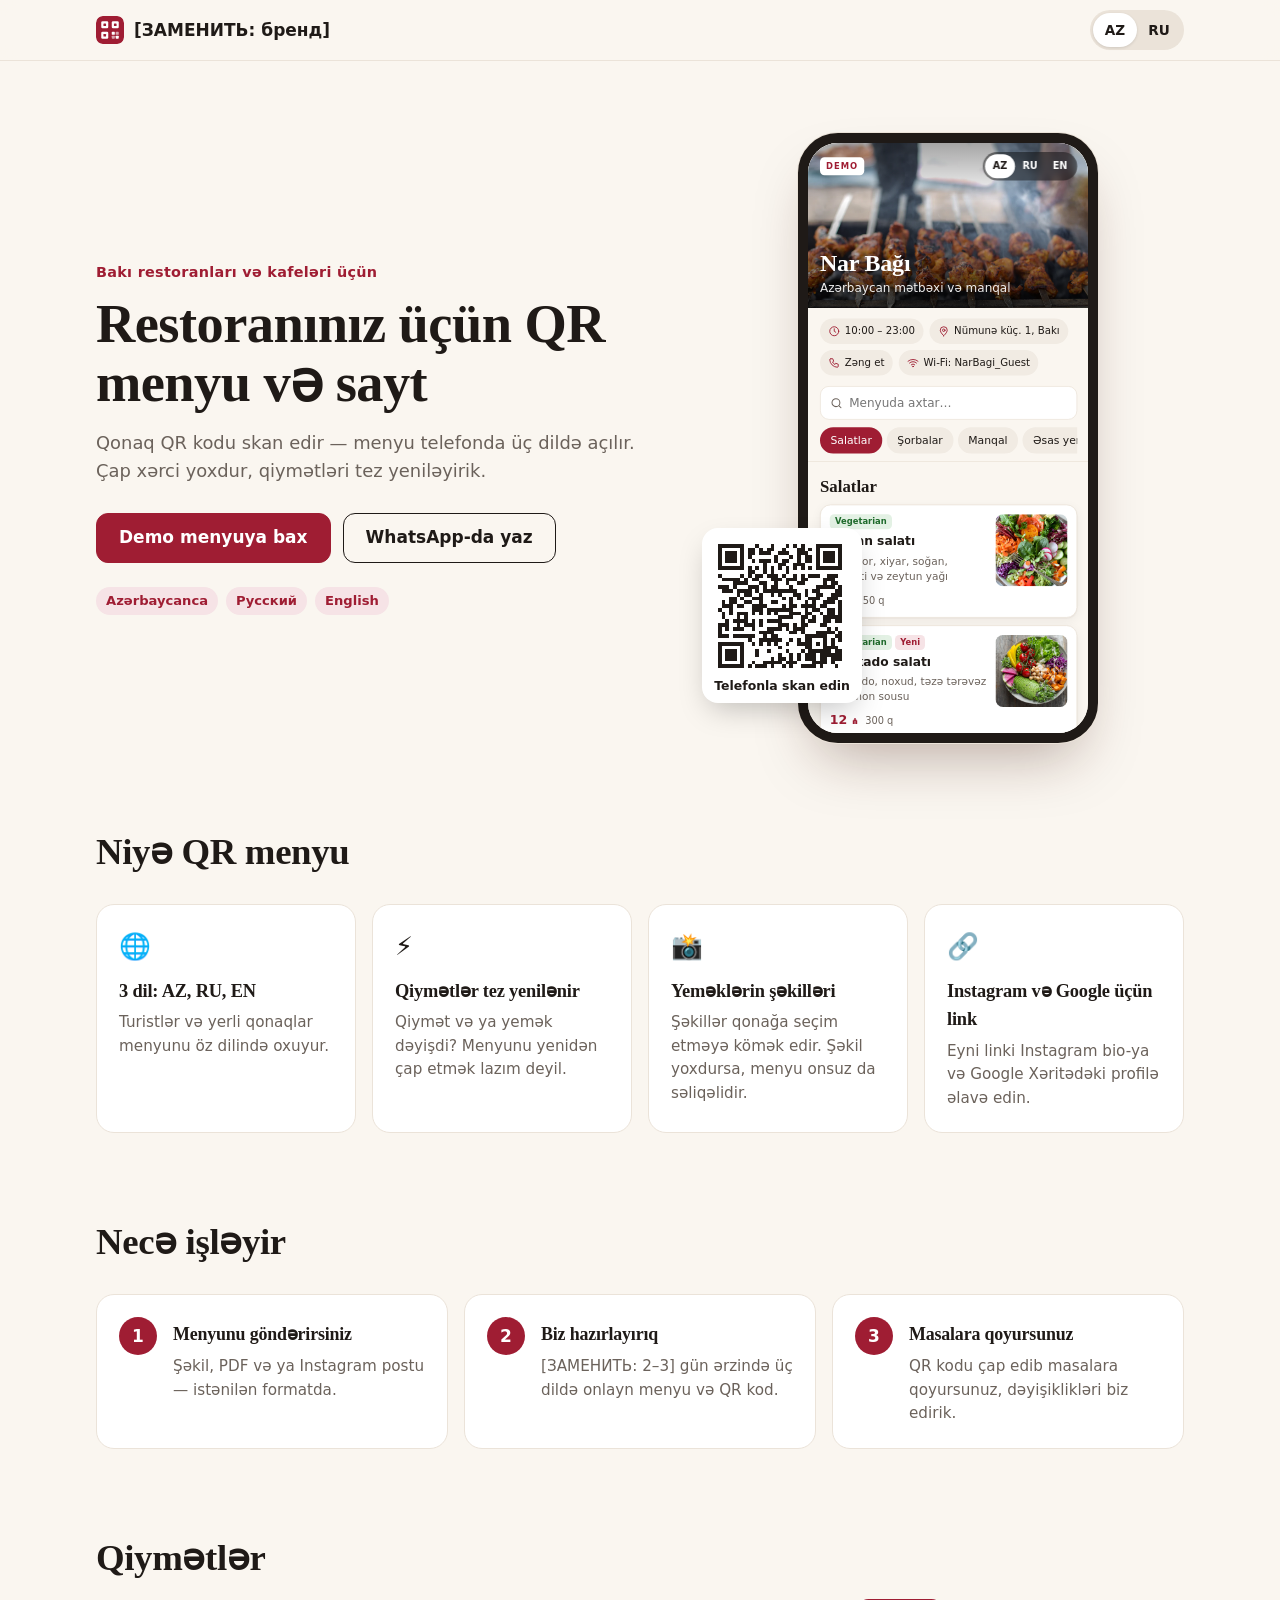
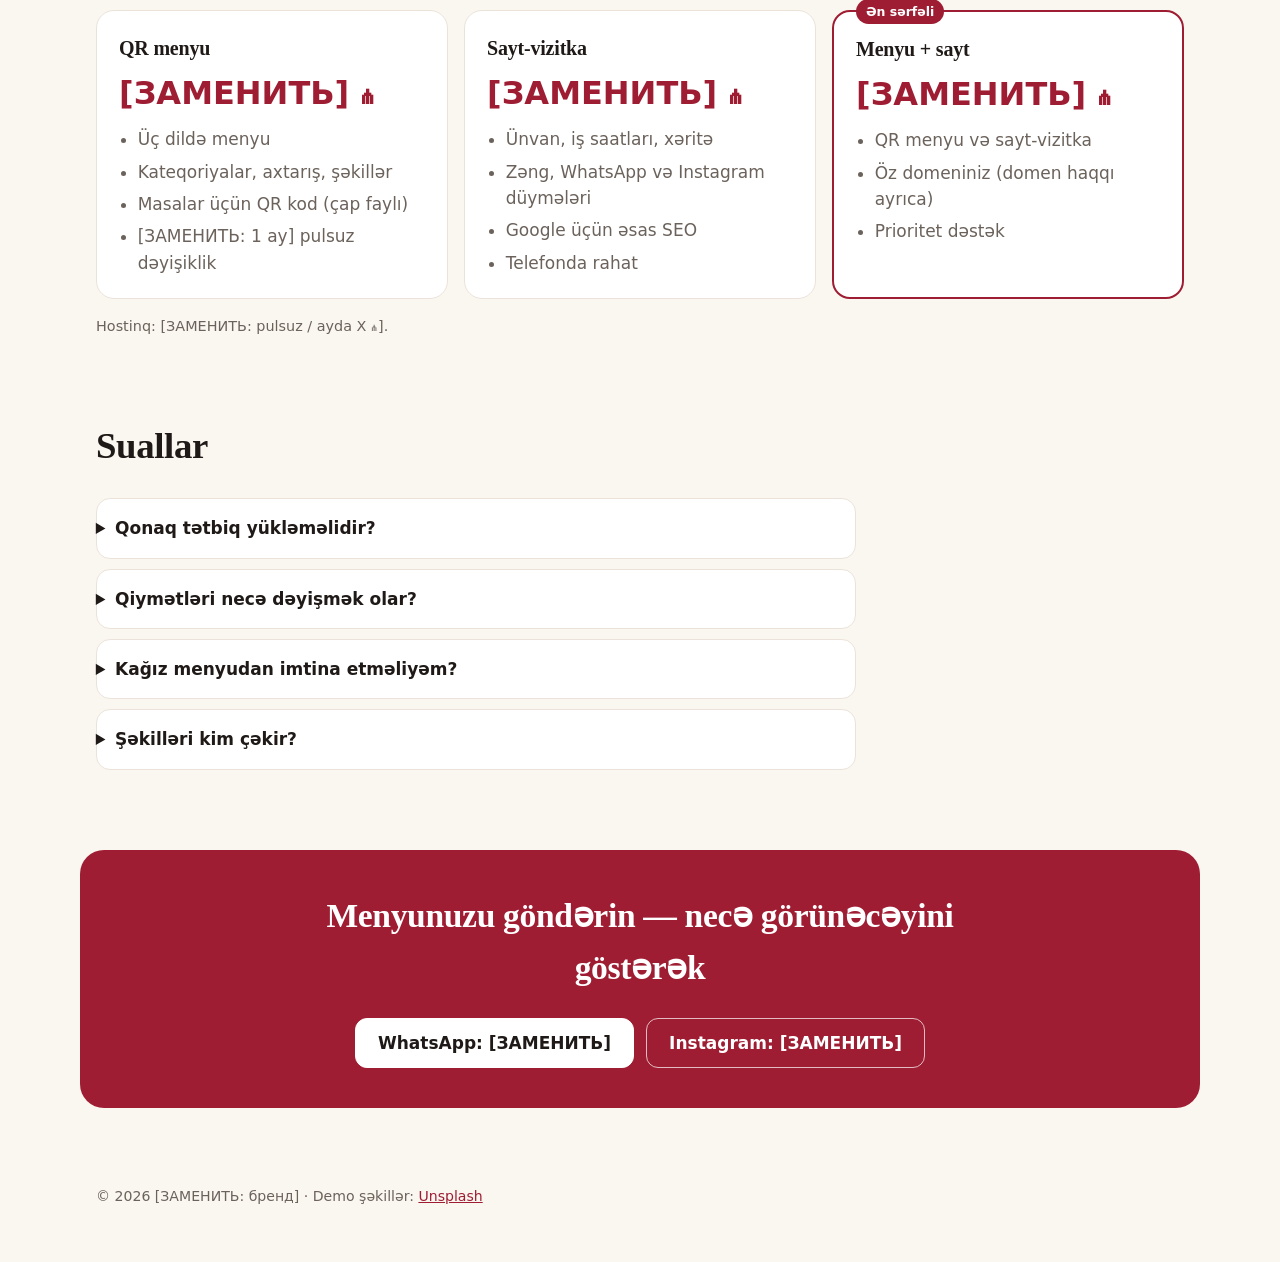
<file: index.html>
<!doctype html>
<html lang="az">
<head>
  <meta charset="utf-8">
  <meta name="viewport" content="width=device-width, initial-scale=1">
  <title>QR menyu və sayt restoranlar üçün — Bakı</title>
  <meta name="description" content="Restoran və kafelər üçün 3 dildə (AZ/RU/EN) QR menyu və sayt-vizitka. QR-меню и сайты для ресторанов и кафе Баку.">
  <meta name="theme-color" content="#9f1d33">
  <link rel="canonical" href="https://ravenfield228.github.io/baku-qr-menu/">
  <meta property="og:type" content="website">
  <meta property="og:url" content="https://ravenfield228.github.io/baku-qr-menu/">
  <meta property="og:title" content="QR menyu və sayt restoranlar üçün — Bakı">
  <meta property="og:description" content="Qonaq QR kodu skan edir — menyu telefonda 3 dildə açılır. Demo menyuya baxın.">
  <meta property="og:image" content="https://ravenfield228.github.io/baku-qr-menu/assets/og.jpg">
  <meta property="og:image:width" content="1200">
  <meta property="og:image:height" content="630">
  <meta name="twitter:card" content="summary_large_image">
  <link rel="icon" href="favicon.svg" type="image/svg+xml">
  <link rel="stylesheet" href="assets/landing.css">
</head>
<body>
  <header class="top">
    <div class="wrap top__in">
      <a class="brand" href="#"><img src="favicon.svg" alt="" width="28" height="28"><span>[ЗАМЕНИТЬ: бренд]</span></a>
      <div class="lang" role="group" aria-label="Dil / Язык">
        <button type="button" data-set-lang="az">AZ</button>
        <button type="button" data-set-lang="ru">RU</button>
      </div>
    </div>
  </header>

  <main>
    <!-- HERO -->
    <section class="hero wrap">
      <div class="hero__text">
        <p class="eyebrow"><span data-l="az">Bakı restoranları və kafeləri üçün</span><span data-l="ru">Для ресторанов и кафе Баку</span></p>
        <h1>
          <span data-l="az">Restoranınız üçün QR menyu və sayt</span>
          <span data-l="ru">QR-меню и сайт для вашего ресторана</span>
        </h1>
        <p class="lead">
          <span data-l="az">Qonaq QR kodu skan edir — menyu telefonda üç dildə açılır. Çap xərci yoxdur, qiymətləri tez yeniləyirik.</span>
          <span data-l="ru">Гость сканирует QR-код — меню открывается на телефоне на трёх языках. Без затрат на печать, цены обновляем быстро.</span>
        </p>
        <div class="cta">
          <a class="btn btn--primary" href="demo/">
            <span data-l="az">Demo menyuya bax</span><span data-l="ru">Посмотреть демо-меню</span>
          </a>
          <!-- [ЗАМЕНИТЬ] номер WhatsApp в формате 994XXXXXXXXX -->
          <a class="btn" href="https://wa.me/994XXXXXXXXX" target="_blank" rel="noopener">
            <span data-l="az">WhatsApp-da yaz</span><span data-l="ru">Написать в WhatsApp</span>
          </a>
        </div>
        <ul class="langs-note" aria-label="Languages">
          <li>Azərbaycanca</li><li>Русский</li><li>English</li>
        </ul>
      </div>

      <div class="hero__demo" aria-hidden="true">
        <div class="phone">
          <iframe src="demo/?lang=az" title="Demo menu" loading="lazy" tabindex="-1" scrolling="no"></iframe>
        </div>
        <figure class="qr">
          <img src="assets/qr-demo.svg" alt="" width="132" height="132">
          <figcaption><span data-l="az">Telefonla skan edin</span><span data-l="ru">Отсканируйте телефоном</span></figcaption>
        </figure>
      </div>
    </section>

    <!-- BENEFITS -->
    <section class="section wrap" aria-labelledby="why">
      <h2 id="why"><span data-l="az">Niyə QR menyu</span><span data-l="ru">Зачем QR-меню</span></h2>
      <div class="grid4">
        <article class="card">
          <div class="card__icon">🌐</div>
          <h3><span data-l="az">3 dil: AZ, RU, EN</span><span data-l="ru">3 языка: AZ, RU, EN</span></h3>
          <p><span data-l="az">Turistlər və yerli qonaqlar menyunu öz dilində oxuyur.</span><span data-l="ru">Туристы и местные гости читают меню на своём языке.</span></p>
        </article>
        <article class="card">
          <div class="card__icon">⚡</div>
          <h3><span data-l="az">Qiymətlər tez yenilənir</span><span data-l="ru">Цены обновляются быстро</span></h3>
          <p><span data-l="az">Qiymət və ya yemək dəyişdi? Menyunu yenidən çap etmək lazım deyil.</span><span data-l="ru">Изменилась цена или блюдо? Перепечатывать меню не нужно.</span></p>
        </article>
        <article class="card">
          <div class="card__icon">📸</div>
          <h3><span data-l="az">Yeməklərin şəkilləri</span><span data-l="ru">Фото блюд</span></h3>
          <p><span data-l="az">Şəkillər qonağa seçim etməyə kömək edir. Şəkil yoxdursa, menyu onsuz da səliqəlidir.</span><span data-l="ru">Фото помогают гостю выбрать. Нет фото — меню аккуратно выглядит и без них.</span></p>
        </article>
        <article class="card">
          <div class="card__icon">🔗</div>
          <h3><span data-l="az">Instagram və Google üçün link</span><span data-l="ru">Ссылка для Instagram и Google</span></h3>
          <p><span data-l="az">Eyni linki Instagram bio-ya və Google Xəritədəki profilə əlavə edin.</span><span data-l="ru">Ту же ссылку можно поставить в шапку Instagram и в профиль на Google Картах.</span></p>
        </article>
      </div>
    </section>

    <!-- STEPS -->
    <section class="section wrap" aria-labelledby="how">
      <h2 id="how"><span data-l="az">Necə işləyir</span><span data-l="ru">Как это работает</span></h2>
      <ol class="steps">
        <li>
          <h3><span data-l="az">Menyunu göndərirsiniz</span><span data-l="ru">Вы присылаете меню</span></h3>
          <p><span data-l="az">Şəkil, PDF və ya Instagram postu — istənilən formatda.</span><span data-l="ru">Фото, PDF или пост в Instagram — в любом виде.</span></p>
        </li>
        <li>
          <h3><span data-l="az">Biz hazırlayırıq</span><span data-l="ru">Мы делаем</span></h3>
          <p><span data-l="az">[ЗАМЕНИТЬ: 2–3] gün ərzində üç dildə onlayn menyu və QR kod.</span><span data-l="ru">За [ЗАМЕНИТЬ: 2–3] дня — онлайн-меню на трёх языках и QR-код.</span></p>
        </li>
        <li>
          <h3><span data-l="az">Masalara qoyursunuz</span><span data-l="ru">Вы ставите на столы</span></h3>
          <p><span data-l="az">QR kodu çap edib masalara qoyursunuz, dəyişiklikləri biz edirik.</span><span data-l="ru">Печатаете QR-код на столы, а правки вносим мы.</span></p>
        </li>
      </ol>
    </section>

    <!-- PRICING -->
    <section class="section wrap" aria-labelledby="price">
      <h2 id="price"><span data-l="az">Qiymətlər</span><span data-l="ru">Цены</span></h2>
      <div class="grid3">
        <article class="plan">
          <h3><span data-l="az">QR menyu</span><span data-l="ru">QR-меню</span></h3>
          <p class="plan__price">[ЗАМЕНИТЬ] ₼</p>
          <ul>
            <li><span data-l="az">Üç dildə menyu</span><span data-l="ru">Меню на трёх языках</span></li>
            <li><span data-l="az">Kateqoriyalar, axtarış, şəkillər</span><span data-l="ru">Категории, поиск, фото</span></li>
            <li><span data-l="az">Masalar üçün QR kod (çap faylı)</span><span data-l="ru">QR-код для столов (файл для печати)</span></li>
            <li><span data-l="az">[ЗАМЕНИТЬ: 1 ay] pulsuz dəyişiklik</span><span data-l="ru">[ЗАМЕНИТЬ: 1 месяц] бесплатных правок</span></li>
          </ul>
        </article>
        <article class="plan">
          <h3><span data-l="az">Sayt-vizitka</span><span data-l="ru">Сайт-визитка</span></h3>
          <p class="plan__price">[ЗАМЕНИТЬ] ₼</p>
          <ul>
            <li><span data-l="az">Ünvan, iş saatları, xəritə</span><span data-l="ru">Адрес, часы работы, карта</span></li>
            <li><span data-l="az">Zəng, WhatsApp və Instagram düymələri</span><span data-l="ru">Кнопки звонка, WhatsApp и Instagram</span></li>
            <li><span data-l="az">Google üçün əsas SEO</span><span data-l="ru">Базовое SEO для Google</span></li>
            <li><span data-l="az">Telefonda rahat</span><span data-l="ru">Удобно на телефоне</span></li>
          </ul>
        </article>
        <article class="plan plan--best">
          <p class="plan__badge"><span data-l="az">Ən sərfəli</span><span data-l="ru">Выгоднее всего</span></p>
          <h3><span data-l="az">Menyu + sayt</span><span data-l="ru">Меню + сайт</span></h3>
          <p class="plan__price">[ЗАМЕНИТЬ] ₼</p>
          <ul>
            <li><span data-l="az">QR menyu və sayt-vizitka</span><span data-l="ru">QR-меню и сайт-визитка</span></li>
            <li><span data-l="az">Öz domeniniz (domen haqqı ayrıca)</span><span data-l="ru">Свой домен (оплата домена отдельно)</span></li>
            <li><span data-l="az">Prioritet dəstək</span><span data-l="ru">Приоритетная поддержка</span></li>
          </ul>
        </article>
      </div>
      <p class="note"><span data-l="az">Hostinq: [ЗАМЕНИТЬ: pulsuz / ayda X ₼].</span><span data-l="ru">Хостинг: [ЗАМЕНИТЬ: бесплатно / X ₼ в месяц].</span></p>
    </section>

    <!-- FAQ -->
    <section class="section wrap" aria-labelledby="faq">
      <h2 id="faq"><span data-l="az">Suallar</span><span data-l="ru">Вопросы</span></h2>
      <div class="faq">
        <details>
          <summary><span data-l="az">Qonaq tətbiq yükləməlidir?</span><span data-l="ru">Гостю нужно что-то устанавливать?</span></summary>
          <p><span data-l="az">Xeyr. Telefonun kamerası QR kodu oxuyur, menyu brauzerdə açılır.</span><span data-l="ru">Нет. Камера телефона считывает QR-код, меню открывается в браузере.</span></p>
        </details>
        <details>
          <summary><span data-l="az">Qiymətləri necə dəyişmək olar?</span><span data-l="ru">Как менять цены?</span></summary>
          <p><span data-l="az">Bizə WhatsApp-da yazırsınız — dəyişikliyi tez edirik.</span><span data-l="ru">Пишете нам в WhatsApp — оперативно вносим правки.</span></p>
        </details>
        <details>
          <summary><span data-l="az">Kağız menyudan imtina etməliyəm?</span><span data-l="ru">Нужно отказываться от бумажного меню?</span></summary>
          <p><span data-l="az">Xeyr, QR menyu kağız menyunu tamamlayır. Çox yer hər ikisini saxlayır.</span><span data-l="ru">Нет, QR-меню дополняет бумажное. Многие заведения держат оба варианта.</span></p>
        </details>
        <details>
          <summary><span data-l="az">Şəkilləri kim çəkir?</span><span data-l="ru">Кто делает фото?</span></summary>
          <p><span data-l="az">Sizin şəkillərinizdən istifadə edirik. Şəkil yoxdursa, menyu onsuz da səliqəli görünür.</span><span data-l="ru">Используем ваши фотографии. Если фото нет — меню аккуратно выглядит и без них.</span></p>
        </details>
      </div>
    </section>

    <!-- CONTACT -->
    <section class="contact wrap" id="contact" aria-labelledby="ct">
      <h2 id="ct"><span data-l="az">Menyunuzu göndərin — necə görünəcəyini göstərək</span><span data-l="ru">Пришлите меню — покажем, как оно будет выглядеть</span></h2>
      <div class="cta">
        <!-- [ЗАМЕНИТЬ] контакты -->
        <a class="btn btn--light" href="https://wa.me/994XXXXXXXXX" target="_blank" rel="noopener">WhatsApp: [ЗАМЕНИТЬ]</a>
        <a class="btn btn--ghost" href="https://instagram.com/" target="_blank" rel="noopener">Instagram: [ЗАМЕНИТЬ]</a>
      </div>
    </section>
  </main>

  <footer class="foot wrap">
    <p>© 2026 [ЗАМЕНИТЬ: бренд] · <span data-l="az">Demo şəkillər:</span><span data-l="ru">Фото в демо:</span> <a href="https://unsplash.com" target="_blank" rel="noopener">Unsplash</a></p>
  </footer>

  <script src="assets/landing.js"></script>
</body>
</html>
</file>
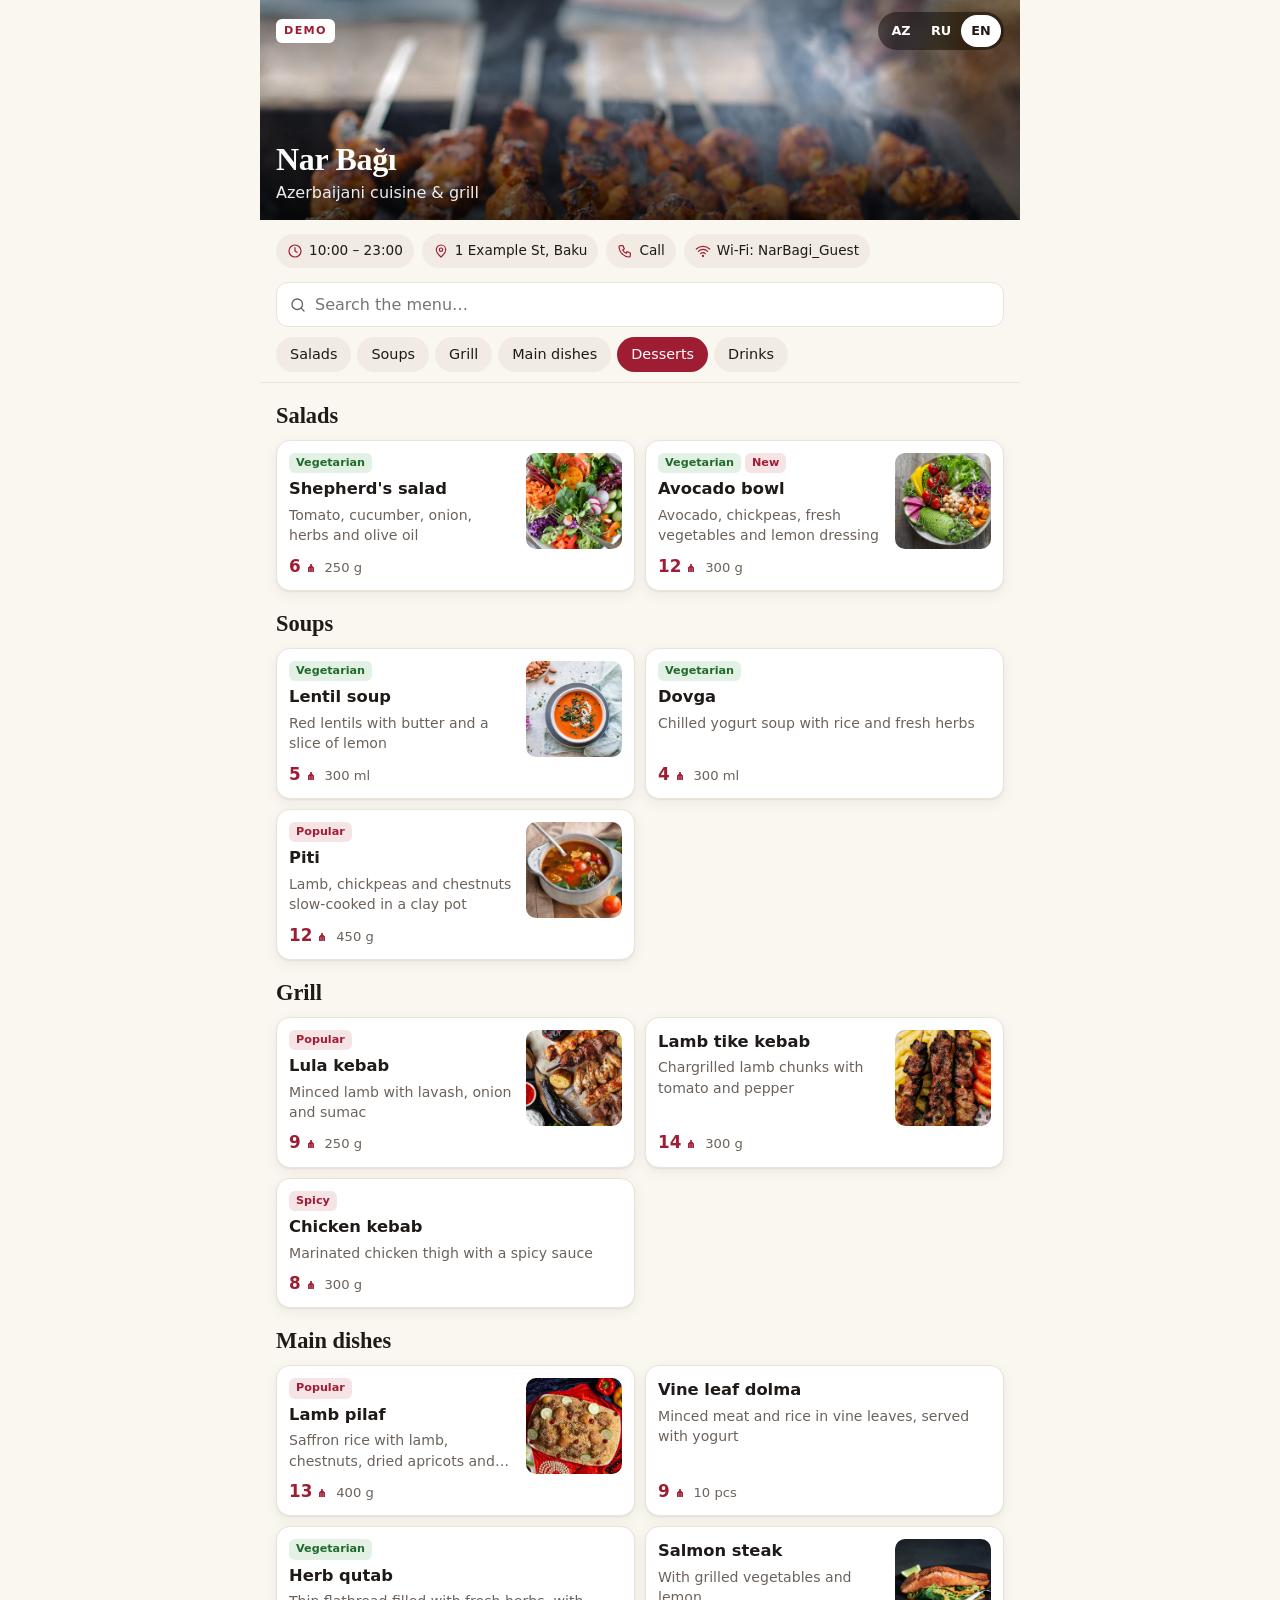
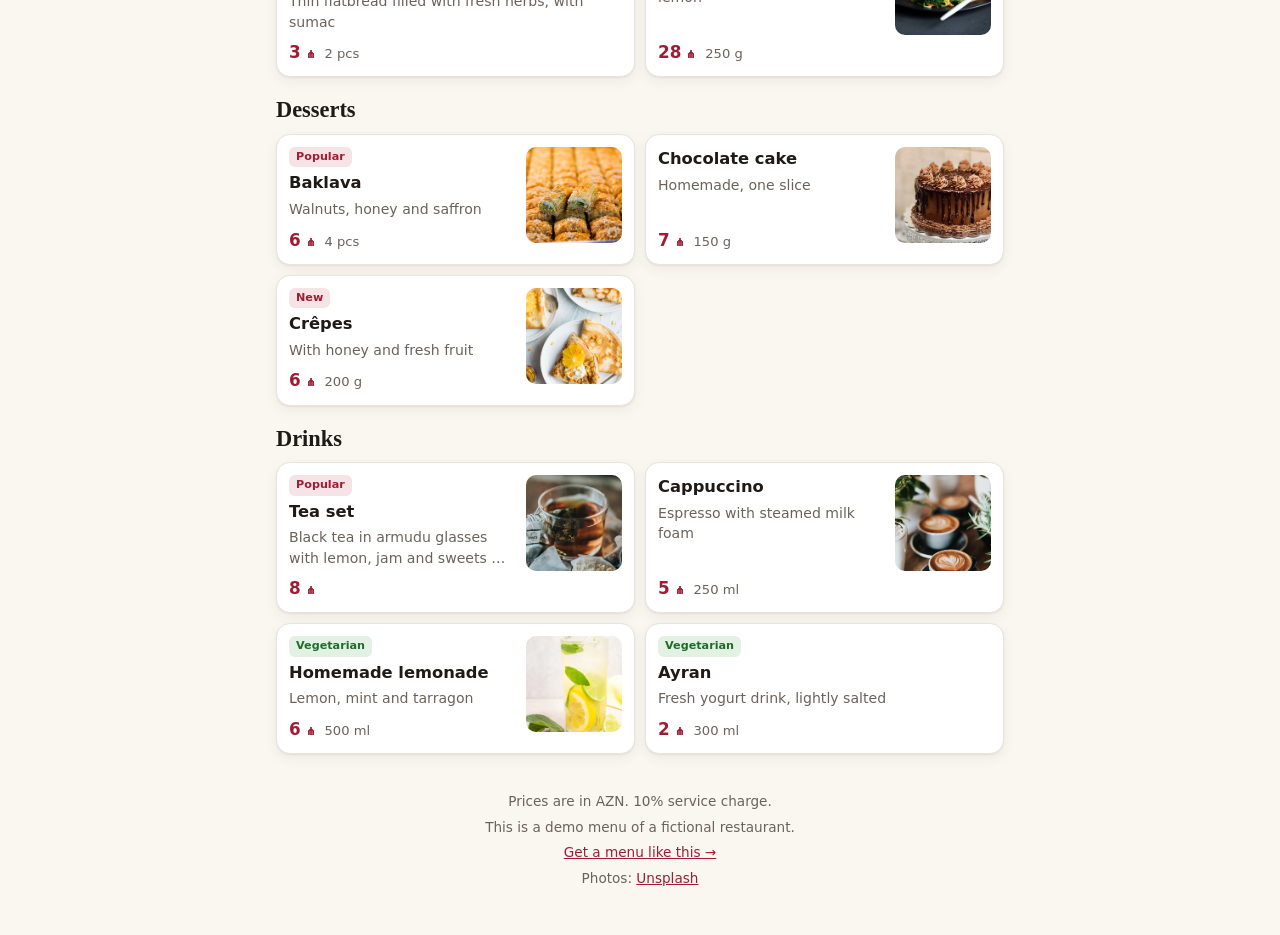
<file: demo/index.html>
<!doctype html>
<html lang="az">
<head>
  <meta charset="utf-8">
  <meta name="viewport" content="width=device-width, initial-scale=1, viewport-fit=cover">
  <title>Nar Bağı — Menyu (demo)</title>
  <meta name="description" content="Demo QR menyu: Azərbaycan, rus və ingilis dillərində, telefon üçün. Демо QR-меню ресторана на трёх языках.">
  <meta name="theme-color" content="#9f1d33">
  <meta name="robots" content="noindex">
  <meta property="og:type" content="website">
  <meta property="og:title" content="Nar Bağı — demo QR menyu">
  <meta property="og:description" content="QR menyu nümunəsi: 3 dil, axtarış, kateqoriyalar, şəkillər.">
  <meta property="og:image" content="https://ravenfield228.github.io/baku-qr-menu/demo/img/cover.webp">
  <link rel="icon" href="../favicon.svg" type="image/svg+xml">
  <link rel="stylesheet" href="menu.css">
</head>
<body>
  <a class="skip" href="#menu">Menyuya keç</a>

  <header class="hero">
    <img class="hero__img" id="cover" src="img/cover.webp" alt="" width="1200" height="600" fetchpriority="high">
    <div class="hero__shade"></div>
    <div class="hero__top">
      <span class="demo-badge" id="demoBadge" hidden>DEMO</span>
      <div class="lang" role="group" aria-label="Dil / Язык / Language">
        <button type="button" data-lang="az">AZ</button>
        <button type="button" data-lang="ru">RU</button>
        <button type="button" data-lang="en">EN</button>
      </div>
    </div>
    <div class="hero__text">
      <h1 id="rName">Nar Bağı</h1>
      <p id="rTagline"></p>
    </div>
  </header>

  <section class="info" aria-label="Info">
    <span class="chip"><svg aria-hidden="true" viewBox="0 0 24 24"><circle cx="12" cy="12" r="9"/><path d="M12 7v5l3 2"/></svg><span id="rHours"></span></span>
    <a class="chip" id="rMap" target="_blank" rel="noopener"><svg aria-hidden="true" viewBox="0 0 24 24"><path d="M12 21s-7-6.2-7-11a7 7 0 0 1 14 0c0 4.8-7 11-7 11z"/><circle cx="12" cy="10" r="2.5"/></svg><span id="rAddress"></span></a>
    <a class="chip" id="rPhone"><svg aria-hidden="true" viewBox="0 0 24 24"><path d="M5 4h4l2 5-2.5 1.5a11 11 0 0 0 5 5L15 13l5 2v4a2 2 0 0 1-2 2A16 16 0 0 1 3 6a2 2 0 0 1 2-2"/></svg><span data-i18n="call"></span></a>
    <a class="chip" id="rInsta" target="_blank" rel="noopener" hidden><svg aria-hidden="true" viewBox="0 0 24 24"><rect x="3" y="3" width="18" height="18" rx="5"/><circle cx="12" cy="12" r="4"/><circle cx="17.5" cy="6.5" r=".8"/></svg>Instagram</a>
    <button type="button" class="chip" id="rWifi" hidden><svg aria-hidden="true" viewBox="0 0 24 24"><path d="M2 9a15 15 0 0 1 20 0M5 12.5a10 10 0 0 1 14 0M8.5 16a5 5 0 0 1 7 0"/><circle cx="12" cy="19.5" r=".8"/></svg><span id="rWifiText"></span></button>
  </section>

  <div class="bar" id="bar">
    <label class="search">
      <svg aria-hidden="true" viewBox="0 0 24 24"><circle cx="11" cy="11" r="7"/><path d="m20 20-3.5-3.5"/></svg>
      <span class="sr-only" data-i18n="search"></span>
      <input type="search" id="q" autocomplete="off" enterkeyhint="search">
    </label>
    <nav class="cats" id="cats" aria-label="Kateqoriyalar"></nav>
  </div>

  <main id="menu" tabindex="-1"></main>
  <p class="empty" id="empty" hidden></p>

  <footer class="foot">
    <p id="rNote"></p>
    <p id="demoNote" hidden></p>
    <p><a href="../" data-i18n="order"></a></p>
    <p class="foot__credits"><span data-i18n="photos"></span> <a href="https://unsplash.com" target="_blank" rel="noopener">Unsplash</a></p>
  </footer>

  <dialog id="dish" aria-labelledby="dishName">
    <form method="dialog"><button class="dish__close" type="submit" data-i18n-aria="close">×</button></form>
    <img id="dishImg" alt="" width="600" height="450">
    <div class="dish__body">
      <div class="dish__tags" id="dishTags"></div>
      <h2 id="dishName"></h2>
      <p id="dishDesc"></p>
      <p class="dish__meta"><span id="dishPortion"></span><strong id="dishPrice"></strong></p>
    </div>
  </dialog>

  <div class="toast" id="toast" role="status" aria-live="polite"></div>

  <script src="menu-data.js"></script>
  <script src="menu.js"></script>
</body>
</html>
</file>
<file: assets/landing.css>
:root {
  --bg: #faf6f0;
  --surface: #ffffff;
  --text: #1f1a17;
  --muted: #6b625b;
  --line: #ebe3d9;
  --accent: #9f1d33;
  --accent-ink: #ffffff;
  --accent-soft: #f6e3e6;
  --serif: ui-serif, "Iowan Old Style", "Palatino Linotype", Georgia, serif;
  --sans: system-ui, -apple-system, "Segoe UI", Roboto, "Helvetica Neue", Arial, sans-serif;
  color-scheme: light dark;
}
@media (prefers-color-scheme: dark) {
  :root {
    --bg: #15110e;
    --surface: #1f1915;
    --text: #f3ece4;
    --muted: #b3a89e;
    --line: #2f2721;
    --accent: #f0788a;
    --accent-ink: #15110e;
    --accent-soft: #3a1f24;
  }
}

* { box-sizing: border-box; }
html { -webkit-text-size-adjust: 100%; scroll-behavior: smooth; }
body { margin: 0; background: var(--bg); color: var(--text); font: 17px/1.55 var(--sans); }
img { display: block; max-width: 100%; }
a { color: inherit; }
h1, h2, h3 { font-family: var(--serif); font-weight: 600; letter-spacing: -.01em; }
:focus-visible { outline: 2px solid var(--accent); outline-offset: 3px; }
.wrap { max-width: 1120px; margin-inline: auto; padding-inline: 16px; }

/* Language toggle (texts are duplicated in HTML) */
html[lang="az"] [data-l="ru"], html[lang="ru"] [data-l="az"] { display: none; }

/* Header */
.top { position: sticky; top: 0; z-index: 10; background: color-mix(in srgb, var(--bg) 88%, transparent); backdrop-filter: blur(8px); border-bottom: 1px solid var(--line); }
.top__in { display: flex; align-items: center; justify-content: space-between; height: 60px; gap: 12px; }
.brand { display: flex; align-items: center; gap: 10px; font-weight: 700; text-decoration: none; min-width: 0; }
.brand span { overflow: hidden; text-overflow: ellipsis; white-space: nowrap; }
.brand img { border-radius: 7px; flex: none; }
.lang { display: flex; background: var(--line); border-radius: 999px; padding: 3px; flex: none; }
.lang button { border: 0; background: none; font: 600 .85rem var(--sans); color: var(--text); min-width: 44px; min-height: 34px; border-radius: 999px; cursor: pointer; }
.lang button[aria-pressed="true"] { background: var(--surface); box-shadow: 0 1px 3px rgb(0 0 0 / .12); }

/* Hero */
.hero { display: grid; gap: 40px; align-items: center; padding-block: 48px 24px; }
.eyebrow { color: var(--accent); font-weight: 600; font-size: .9rem; letter-spacing: .02em; margin: 0 0 12px; }
.hero h1 { font-size: clamp(2.1rem, 5.5vw, 3.4rem); line-height: 1.08; margin: 0 0 16px; }
.lead { font-size: 1.12rem; color: var(--muted); margin: 0 0 28px; max-width: 34em; }
.cta { display: flex; flex-wrap: wrap; gap: 12px; }
.btn {
  display: inline-flex; align-items: center; justify-content: center; min-height: 50px; padding: 0 22px;
  border-radius: 12px; border: 1.5px solid var(--text); text-decoration: none; font-weight: 600;
}
.btn--primary { background: var(--accent); border-color: var(--accent); color: var(--accent-ink); }
.btn--light { background: #fff; border-color: #fff; color: #1f1a17; }
.btn--ghost { border-color: rgb(255 255 255 / .7); color: #fff; }
.langs-note { display: flex; flex-wrap: wrap; gap: 8px; list-style: none; padding: 0; margin: 24px 0 0; }
.langs-note li { font-size: .82rem; padding: 4px 10px; border-radius: 999px; background: var(--accent-soft); color: var(--accent); font-weight: 600; }

.hero__demo { position: relative; justify-self: center; display: none; }
.phone {
  width: 300px; height: 610px; border-radius: 40px; border: 10px solid #1f1a17; overflow: hidden;
  background: #faf6f0; box-shadow: 0 0 0 1px var(--line), 0 30px 60px -20px rgb(60 20 10 / .35);
}
@media (prefers-color-scheme: dark) { .phone { border-color: #3a302a; } }
.phone iframe { width: 375px; height: 787px; border: 0; transform: scale(.75); transform-origin: 0 0; pointer-events: none; }
.qr {
  position: absolute; left: -96px; bottom: 40px; margin: 0; background: #fff; color: #1f1a17; padding: 12px 12px 8px;
  border-radius: 16px; box-shadow: 0 12px 30px -8px rgb(0 0 0 / .25); text-align: center; font-size: .78rem; font-weight: 600;
}
.qr figcaption { margin-top: 4px; }
@media (min-width: 760px) {
  .hero__demo { display: block; }
}
@media (min-width: 980px) {
  .hero { grid-template-columns: 1.1fr .9fr; padding-block: 72px 40px; }
}

/* Sections */
.section { padding-block: 40px; }
.section h2 { font-size: clamp(1.7rem, 3.5vw, 2.3rem); margin: 0 0 24px; }
.grid4, .grid3 { display: grid; gap: 16px; }
@media (min-width: 640px) { .grid4 { grid-template-columns: 1fr 1fr; } }
@media (min-width: 1000px) { .grid4 { grid-template-columns: repeat(4, 1fr); } .grid3 { grid-template-columns: repeat(3, 1fr); } }
@media (min-width: 640px) and (max-width: 999px) { .grid3 { grid-template-columns: 1fr 1fr; } .plan--best { grid-column: 1 / -1; } }
.card, .plan { background: var(--surface); border: 1px solid var(--line); border-radius: 18px; padding: 22px; }
.card__icon { font-size: 1.6rem; }
.card h3 { font-size: 1.15rem; margin: 10px 0 6px; }
.card p { margin: 0; color: var(--muted); font-size: .95rem; }

.steps { list-style: none; counter-reset: s; padding: 0; margin: 0; display: grid; gap: 16px; }
@media (min-width: 1000px) { .steps { grid-template-columns: repeat(3, 1fr); } }
.steps li { counter-increment: s; position: relative; padding: 22px 22px 22px 76px; background: var(--surface); border: 1px solid var(--line); border-radius: 18px; }
.steps li::before {
  content: counter(s); position: absolute; left: 22px; top: 22px; width: 38px; height: 38px; border-radius: 50%;
  background: var(--accent); color: var(--accent-ink); display: grid; place-items: center; font-weight: 700;
}
.steps h3 { margin: 4px 0 6px; font-size: 1.12rem; }
.steps p { margin: 0; color: var(--muted); font-size: .95rem; }

.plan { display: flex; flex-direction: column; position: relative; }
.plan h3 { margin: 0; font-size: 1.25rem; }
.plan__price { font: 700 2rem/1.2 var(--sans); margin: 10px 0 14px; color: var(--accent); }
.plan ul { margin: 0; padding-left: 1.1em; color: var(--muted); }
.plan li + li { margin-top: 6px; }
.plan--best { border: 2px solid var(--accent); }
.plan__badge { position: absolute; top: -13px; left: 22px; margin: 0; background: var(--accent); color: var(--accent-ink); font-size: .78rem; font-weight: 700; padding: 3px 10px; border-radius: 999px; }
.note { color: var(--muted); font-size: .9rem; margin: 16px 0 0; }

.faq { display: grid; gap: 10px; max-width: 760px; }
.faq details { background: var(--surface); border: 1px solid var(--line); border-radius: 14px; padding: 0 18px; }
.faq summary { cursor: pointer; font-weight: 600; padding: 16px 0; list-style-position: outside; }
.faq p { margin: 0 0 16px; color: var(--muted); }

/* Contact */
.contact {
  margin-block: 40px; padding: 40px 24px; border-radius: 24px; background: #9f1d33; color: #fff; text-align: center;
}
.contact h2 { font-size: clamp(1.5rem, 3.4vw, 2.1rem); margin: 0 auto 24px; max-width: 20em; }
.contact .cta { justify-content: center; }
@media (max-width: 480px) { .contact { border-radius: 0; margin-inline: 0; } .cta .btn { flex: 1 1 100%; } }

.foot { padding-block: 24px 40px; color: var(--muted); font-size: .88rem; }
.foot a { color: var(--accent); }
</file>
<file: demo/menu.css>
:root {
  --bg: #faf6f0;
  --surface: #ffffff;
  --text: #1f1a17;
  --muted: #6b625b;
  --line: #ebe3d9;
  --accent: #9f1d33;
  --accent-soft: #f6e3e6;
  --chip: #f1ebe3;
  --shadow: 0 1px 2px rgb(40 20 10 / .06), 0 4px 14px rgb(40 20 10 / .06);
  --radius: 14px;
  --serif: ui-serif, "Iowan Old Style", "Palatino Linotype", Georgia, serif;
  --sans: system-ui, -apple-system, "Segoe UI", Roboto, "Helvetica Neue", Arial, sans-serif;
  color-scheme: light dark;
}
@media (prefers-color-scheme: dark) {
  :root {
    --bg: #15110e;
    --surface: #1f1915;
    --text: #f3ece4;
    --muted: #b3a89e;
    --line: #2f2721;
    --accent: #f0788a;
    --accent-soft: #3a1f24;
    --chip: #2a221d;
    --shadow: none;
  }
}

* { box-sizing: border-box; }
[hidden] { display: none !important; }
html { -webkit-text-size-adjust: 100%; scroll-behavior: smooth; }
@media (prefers-reduced-motion: reduce) { html { scroll-behavior: auto; } }
body {
  margin: 0;
  background: var(--bg);
  color: var(--text);
  font: 16px/1.45 var(--sans);
  max-width: 760px;
  margin-inline: auto;
}
img { display: block; max-width: 100%; }
a { color: inherit; }
button { font: inherit; color: inherit; }
svg { width: 18px; height: 18px; fill: none; stroke: currentColor; stroke-width: 1.8; stroke-linecap: round; stroke-linejoin: round; flex: none; }
.sr-only { position: absolute; width: 1px; height: 1px; overflow: hidden; clip: rect(0 0 0 0); white-space: nowrap; }
.skip { position: absolute; left: -999px; top: 8px; background: var(--surface); padding: 8px 12px; border-radius: 8px; z-index: 50; }
.skip:focus { left: 8px; }
:focus-visible { outline: 2px solid var(--accent); outline-offset: 2px; }

/* Hero */
.hero { position: relative; height: 220px; overflow: hidden; color: #fff; }
.hero__img { position: absolute; inset: 0; width: 100%; height: 100%; object-fit: cover; }
.hero__shade { position: absolute; inset: 0; background: linear-gradient(180deg, rgb(0 0 0 / .35) 0%, rgb(0 0 0 / 0) 35%, rgb(0 0 0 / .7) 100%); }
.hero__top { position: absolute; top: 12px; left: 16px; right: 16px; display: flex; justify-content: space-between; align-items: center; gap: 8px; }
.hero__text { position: absolute; left: 16px; right: 16px; bottom: 16px; }
.hero h1 { margin: 0; font: 600 2rem/1.1 var(--serif); letter-spacing: -.01em; }
.hero p { margin: 4px 0 0; opacity: .92; }
.demo-badge { background: #fff; color: #9f1d33; font: 700 .7rem/1 var(--sans); letter-spacing: .12em; padding: 6px 8px; border-radius: 6px; }
.lang { display: flex; margin-left: auto; background: rgb(0 0 0 / .45); border-radius: 999px; padding: 3px; backdrop-filter: blur(6px); }
.lang button { border: 0; background: none; color: #fff; font-size: .8rem; font-weight: 600; min-width: 40px; min-height: 32px; border-radius: 999px; cursor: pointer; }
.lang button[aria-pressed="true"] { background: #fff; color: #1f1a17; }

/* Info chips */
.info { display: flex; flex-wrap: wrap; gap: 8px; padding: 14px 16px 4px; }
.chip { display: inline-flex; align-items: center; gap: 6px; padding: 7px 11px; background: var(--chip); border: 0; border-radius: 999px; font-size: .85rem; text-decoration: none; cursor: default; min-height: 34px; }
a.chip, button.chip { cursor: pointer; }
.chip svg { width: 16px; height: 16px; color: var(--accent); }

/* Sticky bar */
.bar { position: sticky; top: 0; z-index: 10; background: var(--bg); padding: 10px 16px 0; border-bottom: 1px solid var(--line); }
.search { display: flex; align-items: center; gap: 8px; background: var(--surface); border: 1px solid var(--line); border-radius: 12px; padding: 0 12px; color: var(--muted); }
.search input { flex: 1; border: 0; background: none; color: var(--text); font: inherit; padding: 10px 0; min-width: 0; outline: none; }
.search:focus-within { border-color: var(--accent); }
.cats { display: flex; gap: 6px; overflow-x: auto; padding: 10px 0; scrollbar-width: none; }
.cats::-webkit-scrollbar { display: none; }
.cats a { flex: none; text-decoration: none; padding: 7px 14px; border-radius: 999px; background: var(--chip); font-size: .9rem; font-weight: 500; white-space: nowrap; }
.cats a[aria-current="true"] { background: var(--accent); color: #fff; }
@media (prefers-color-scheme: dark) { .cats a[aria-current="true"] { color: #15110e; } }

/* Menu */
main { padding: 0 16px 8px; outline: none; }
.section { scroll-margin-top: 112px; padding-top: 20px; }
.section h2 { font: 600 1.4rem/1.2 var(--serif); margin: 0 0 10px; }
.items { list-style: none; margin: 0; padding: 0; display: grid; gap: 10px; }
@media (min-width: 700px) { .items { grid-template-columns: 1fr 1fr; } }
.item {
  width: 100%; height: 100%; display: flex; gap: 12px; align-items: stretch; text-align: left;
  background: var(--surface); border: 1px solid var(--line); border-radius: var(--radius);
  padding: 12px; box-shadow: var(--shadow); cursor: pointer;
}
.item:active { transform: scale(.99); }
.item__body { flex: 1; min-width: 0; display: flex; flex-direction: column; gap: 4px; }
.item__name { font-weight: 600; font-size: 1.02rem; }
.item__desc { color: var(--muted); font-size: .88rem; display: -webkit-box; -webkit-line-clamp: 2; -webkit-box-orient: vertical; overflow: hidden; }
.item__foot { margin-top: auto; display: flex; align-items: baseline; gap: 10px; padding-top: 4px; }
.price { font-weight: 700; font-size: 1.05rem; color: var(--accent); white-space: nowrap; }
.portion { color: var(--muted); font-size: .82rem; }
.item__img { width: 96px; height: 96px; border-radius: 10px; object-fit: cover; flex: none; background: var(--chip); }
.tags { display: flex; flex-wrap: wrap; gap: 4px; }
.tag { font-size: .7rem; font-weight: 600; padding: 2px 7px; border-radius: 6px; background: var(--accent-soft); color: var(--accent); }
.tag--veg { background: #e3f1e4; color: #1f6b2c; }
@media (prefers-color-scheme: dark) { .tag--veg { background: #1d3221; color: #8fd39b; } }
.empty { text-align: center; color: var(--muted); padding: 40px 16px; }

/* Footer */
.foot { padding: 24px 16px 40px; color: var(--muted); font-size: .85rem; text-align: center; }
.foot p { margin: 6px 0; }
.foot a { color: var(--accent); }

/* Dish dialog */
dialog {
  border: 0; padding: 0; width: min(560px, 100% - 24px); max-height: calc(100% - 24px);
  border-radius: 18px; background: var(--surface); color: var(--text); overflow: auto;
}
dialog::backdrop { background: rgb(0 0 0 / .55); }
dialog img { width: 100%; height: auto; aspect-ratio: 4 / 3; object-fit: cover; }
dialog img[hidden] { display: none; }
.dish__close {
  position: absolute; top: 10px; right: 10px; width: 40px; height: 40px; border-radius: 50%; border: 0;
  background: rgb(0 0 0 / .55); color: #fff; font-size: 1.5rem; line-height: 1; cursor: pointer; z-index: 1;
}
.dish__body { padding: 16px 18px 20px; }
.dish__body h2 { font: 600 1.5rem/1.2 var(--serif); margin: 8px 0 6px; }
.dish__body p { margin: 0; color: var(--muted); }
.dish__meta { display: flex; justify-content: space-between; align-items: baseline; margin-top: 14px !important; }
.dish__meta strong { color: var(--accent); font-size: 1.3rem; }

/* Toast */
.toast {
  position: fixed; left: 50%; bottom: 24px; transform: translate(-50%, 20px); opacity: 0; pointer-events: none;
  background: #1f1a17; color: #fff; padding: 10px 16px; border-radius: 10px; font-size: .9rem; transition: .25s;
  max-width: calc(100% - 32px); text-align: center;
}
.toast.show { opacity: 1; transform: translate(-50%, 0); }
</file>
